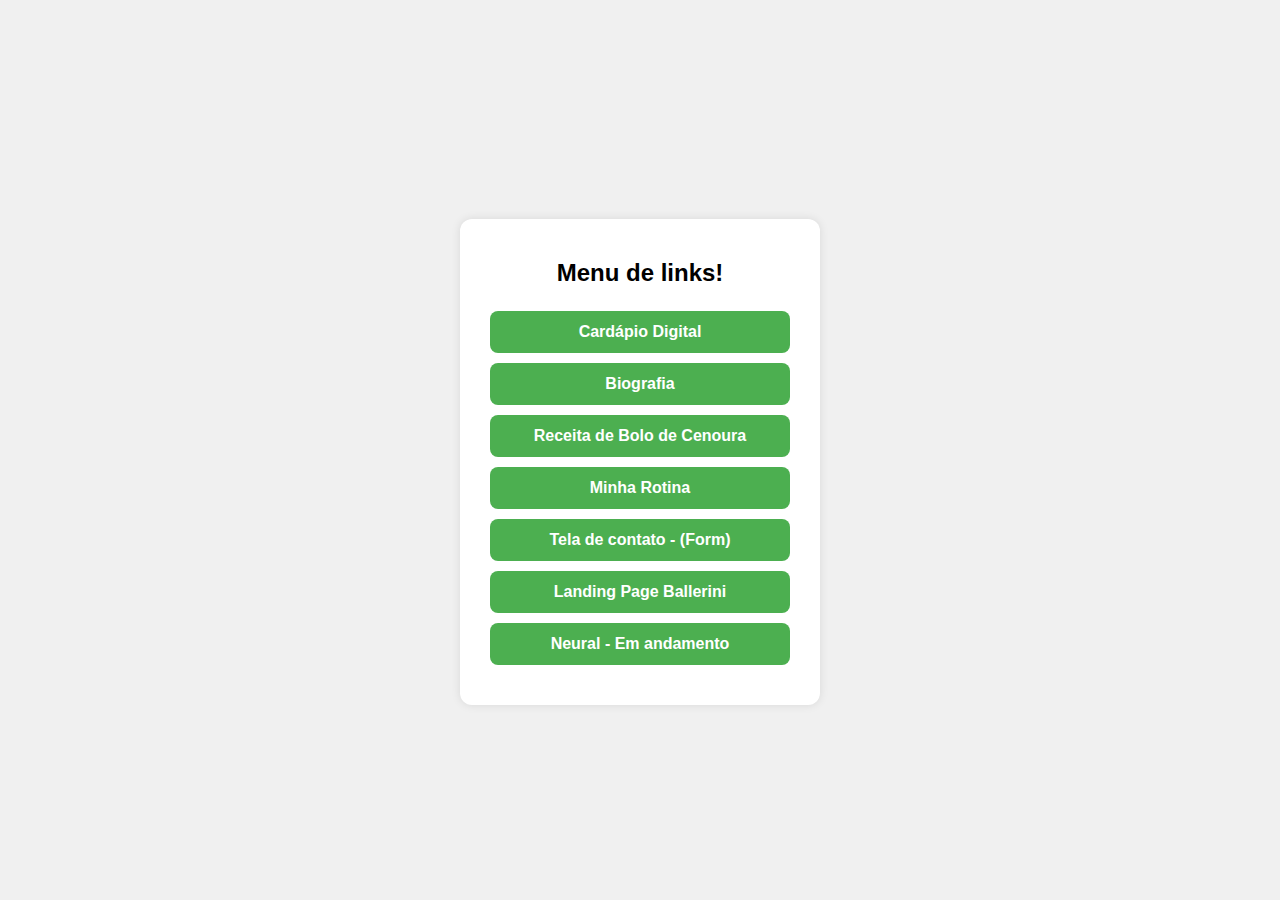
<file: index.html>
<!DOCTYPE html>
<html lang="pt-br">
  <head>
    <meta charset="UTF-8"/>
    <title>Menu de links</title>
    <link rel="stylesheet" href="css/style.css"/>
  </head>
  <body>
    <section class="container">
      <h1>Menu de links!</h1>
      <section>
          <a href="html/cardapio.html" target="_blank" class="link-btn">Cardápio Digital</a>
          <a href="html/biografia.html" target="_blank" class="link-btn">Biografia</a>
          <a href="html/receita.html" target="_blank" class="link-btn">Receita de Bolo de Cenoura</a>
          <a href="html/tabela.html" target="_blank" class="link-btn">Minha Rotina</a>
          <a href="html/contato.html" target="_blank" class="link-btn">Tela de contato - (Form)</a>
          <a href="html/ballerini.html" target="_blank" class="link-btn">Landing Page Ballerini</a>
          <a href="html/neural.html" target="_blank" class="link-btn">Neural - Em andamento</a>
      </section>
    </section>
  </body>
</html>
</file>
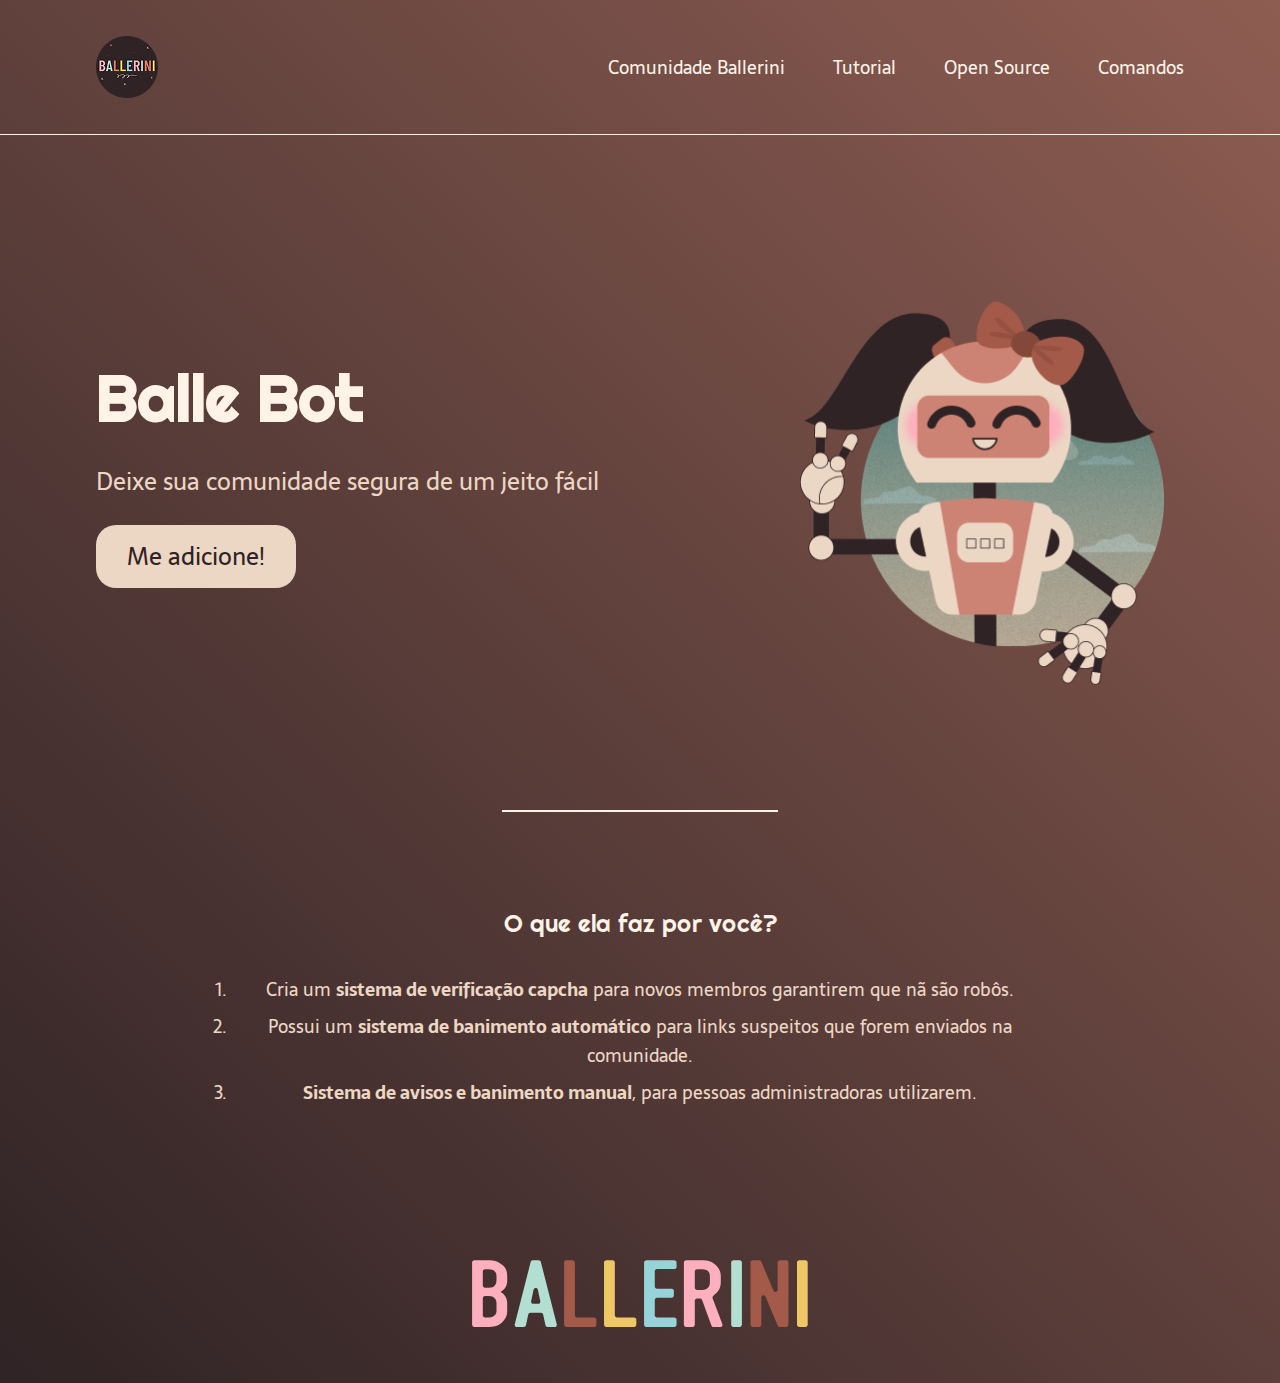
<file: html/ballerini.html>
<!DOCTYPE html>
<html lang="pt-br">
  <head>
    <meta charset="UTF-8" />
    <meta name="viewport" content="width=device-width, initial-scale=1.0" />
    <meta
    name="description"
    content="Um bot que irá ajudar você a moderar a sua comunidade do Discord."
    />
    <link rel="stylesheet" href="../css/ballerini.css" />
    <script src="../js/scriptNavbar.js" defer></script>
    <title>Balle Bot - Modere a sua comunidade do Discord</title>
  </head>
  <body>
    <header>
      <img src="../images/logoBallerini.png" alt="Logo Rafa Ballerini" />
      <div onclick="abrirNavbar()" class="mobileMenu">
        <div class="line1"></div>
        <div class="line2"></div>
        <div class="line3"></div>
      </div>
      <nav>
        <ul class="menu">
          <li><a href="#">Comunidade Ballerini</a></li>
          <li><a href="#">Tutorial</a></li>
          <li><a href="#">Open Source</a></li>
          <li><a href="#">Comandos</a></li>
        </ul>
      </nav>
    </header>
    <main>
      <div class="home">
        <section class="homeText">
          <h1>Balle Bot</h1>
          <p>Deixe sua comunidade segura de um jeito fácil</p>
          <a href="#">Me adicione!</a>
        </section>
        <div>
          <img src="../images/homeBallerini.png" alt="Imagem do Balle Bot" />
        </div>
      </div>
      <hr />
      <section class="sobre">
        <h2>O que ela faz por você?</h2>
        <ol>
          <li>
            Cria um <strong>sistema de verificação capcha</strong> para novos
            membros garantirem que nã são robôs.
          </li>
          <li>
            Possui um <strong>sistema de banimento automático</strong> para
            links suspeitos que forem enviados na comunidade.
          </li>
          <li>
            <strong>Sistema de avisos e banimento manual</strong>, para pessoas
            administradoras utilizarem.
          </li>
        </ol>
      </section>
    </main>
    <footer>
      <img src="../assets/BALLERINI.svg" alt="Logo Rafa Ballerini" />
    </footer>
  </body>
</html>
</file>
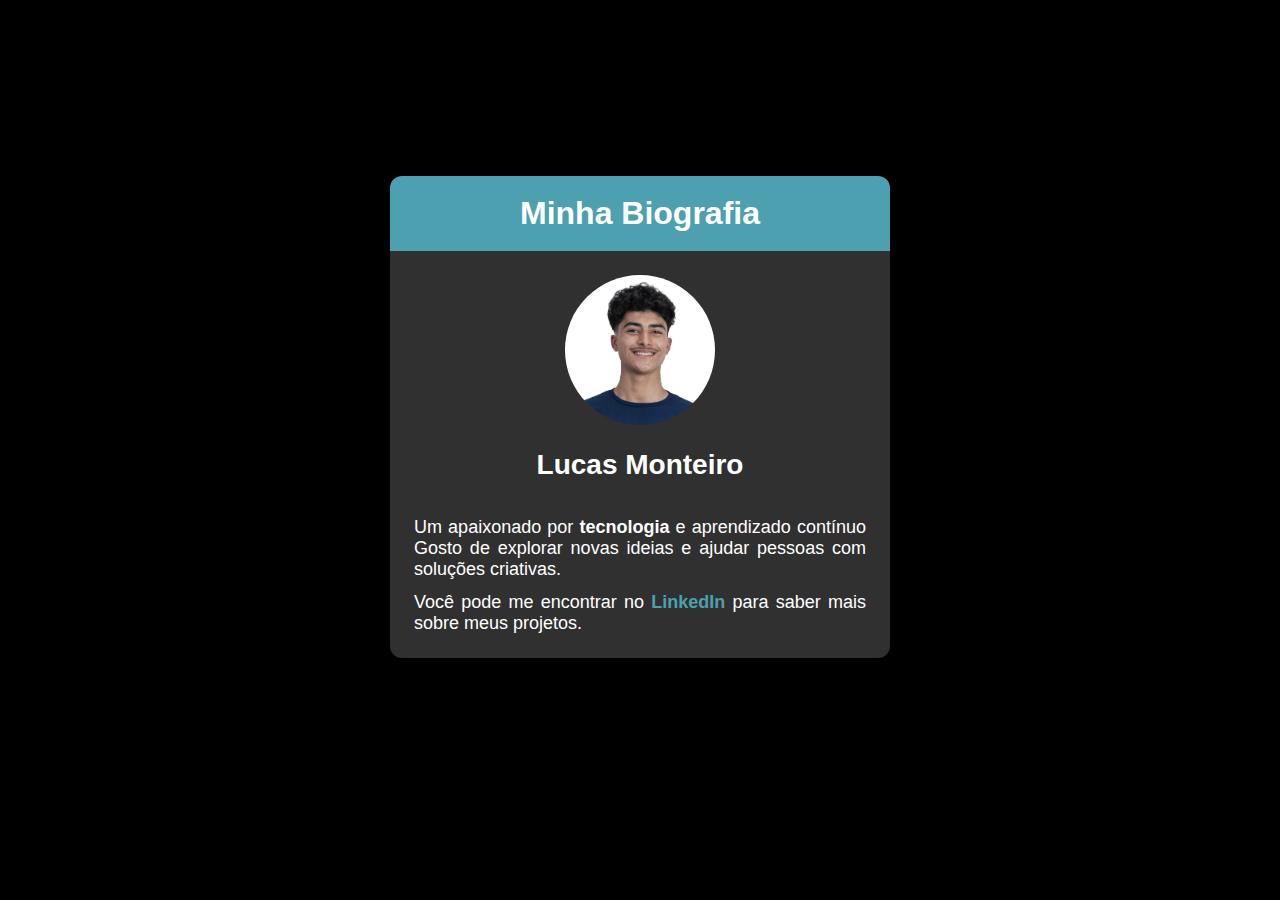
<file: html/biografia.html>
<!DOCTYPE html>
<html lang="pt-br">
  <head>
    <meta charset="UTF-8" />
    <meta name="viewport" content="width=device-width, initial-scale=1.0" />
    <title>Minha Biografia</title>
    <link rel="stylesheet" href="../css/biografia.css" />
  </head>
  <body>
    <header>
      <h1>Minha Biografia</h1>
    </header>
    <main>
      <img src="../images/foto de perfil.jpg" alt="Foto de perfil" />
      <p class="nome">Lucas Monteiro</p>
      <section>
          <p>Um apaixonado por <strong>tecnologia</strong> e aprendizado contínuo Gosto de explorar novas ideias e ajudar pessoas com soluções criativas.</p>
          <p>Você pode me encontrar no <a href="https://www.linkedin.com/in/lucas-monteiro-331149270/" target="_blank">LinkedIn</a> para saber mais sobre meus projetos.</p>
      </section>
    </main>
    <footer>
      <p>Criado por Lucas</p>
    </footer>
  </body>
</html>
</file>
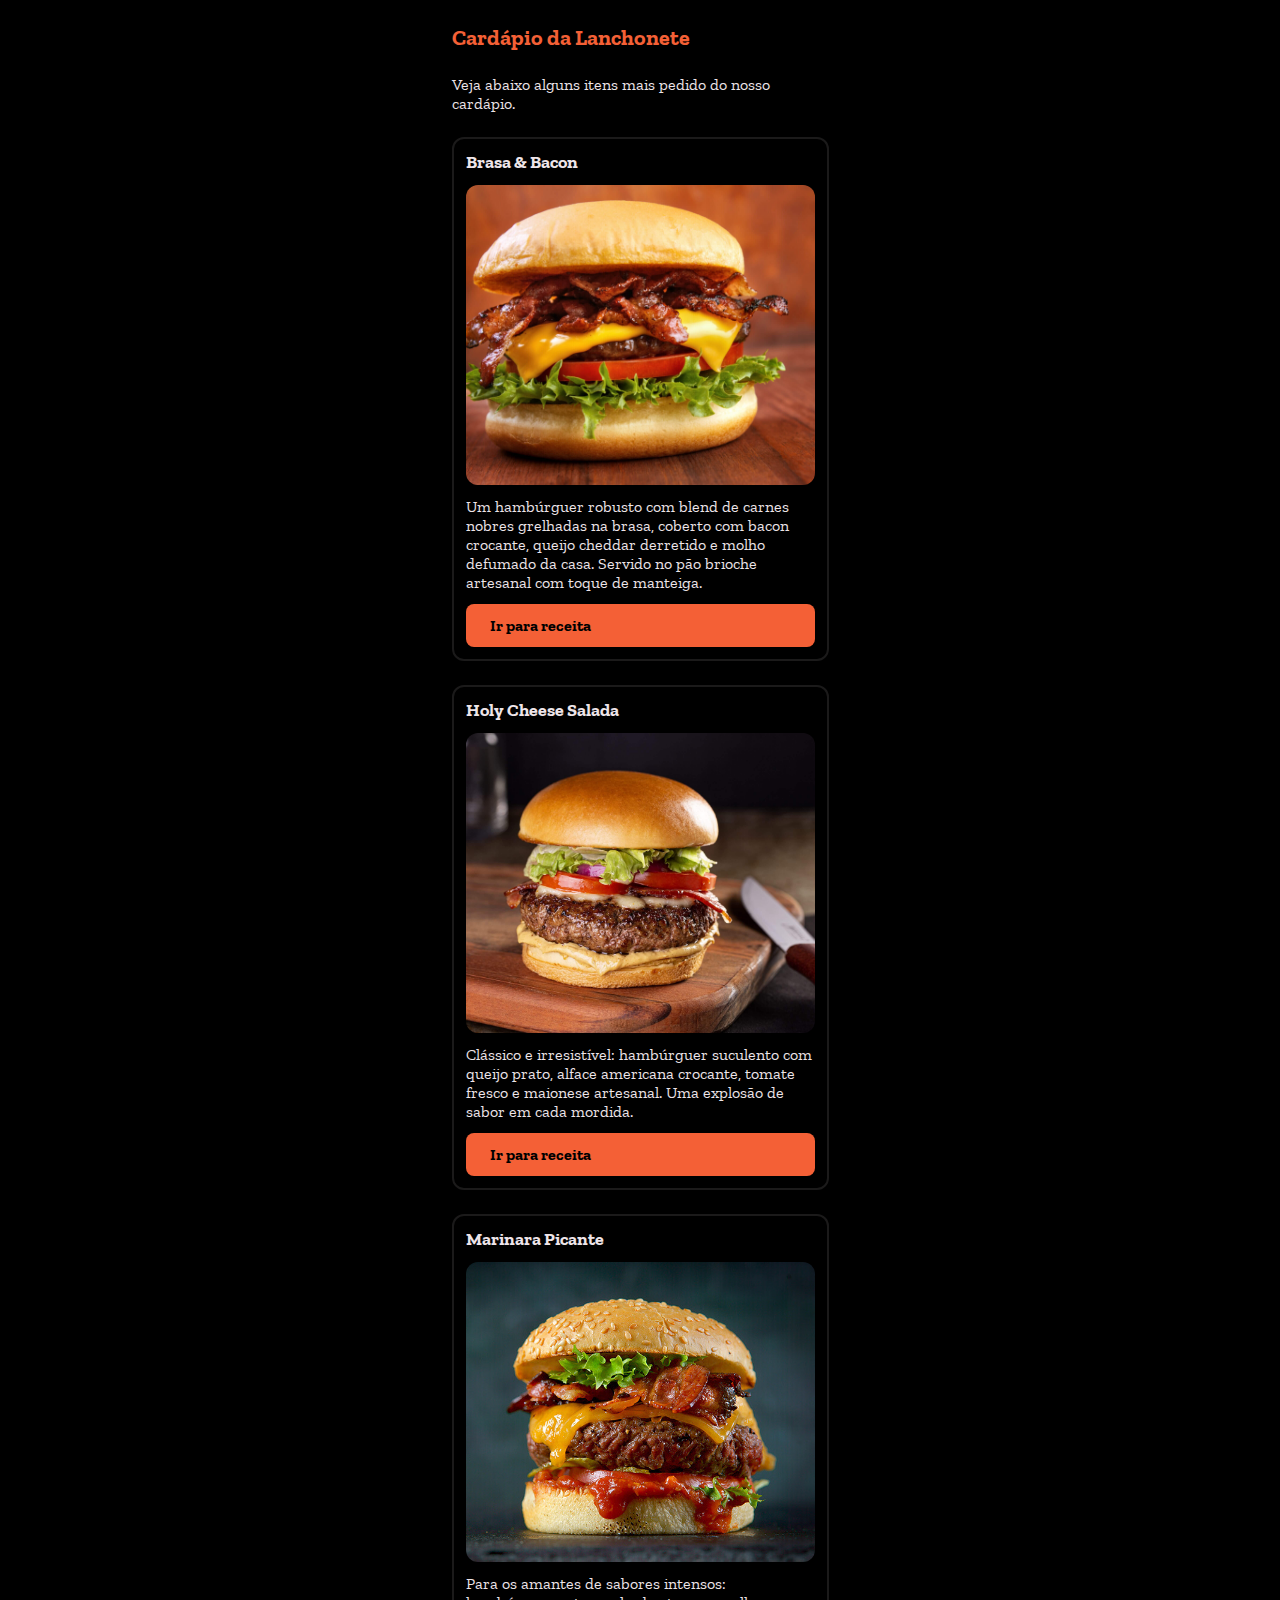
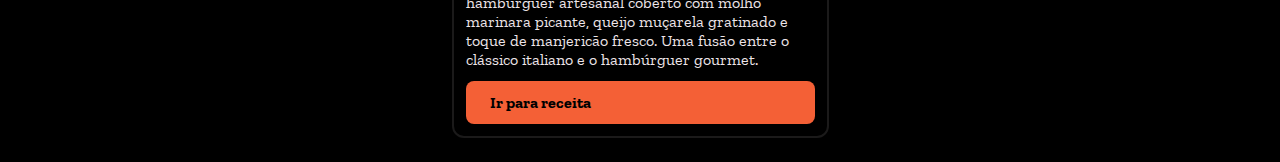
<file: html/cardapio.html>
<!DOCTYPE html>
<html lang="pt-br">
<head>
    <meta charset="UTF-8">
    <meta name="viewport" content="width=device-width, initial-scale=1.0">
    <link rel="stylesheet" href="../css/cardapio.css"">
    <title>Cardápio Digital</title>
</head>
<body>
    <main>
        <h1>Cardápio da Lanchonete</h1>
        <p>Veja abaixo alguns itens mais pedido do nosso cardápio.</p>
        <ul>
            <li>
                <h2>Brasa & Bacon</h2>
                <section class="imagem1"></section>
                <p>Um hambúrguer robusto com blend de carnes nobres grelhadas na brasa, coberto com bacon crocante, queijo cheddar derretido e molho defumado da casa. Servido no pão brioche artesanal com toque de manteiga.</p>
                <a href="https://supermercadosrondon.com.br/guiadecarnes/dicas-e-receitas/?idpost=3&titulo=dicas-para-fazer-hamburguer-artesanal-perfeito" target="_blank">Ir para receita</a>
            </li>
            <li>
                <h2>Holy Cheese Salada</h2>
                <section class="imagem2"></section>
                <p>Clássico e irresistível: hambúrguer suculento com queijo prato, alface americana crocante, tomate fresco e maionese artesanal. Uma explosão de sabor em cada mordida.</p>
                <a href="https://www.estadao.com.br/paladar/receita/cheese-salada-do-holy-burger/?srsltid=AfmBOorlSrg3Z9zBGTkMLI7JbeDKM1Oj8AL21XGoaiYiYE9RGeZPJEgg" target="_blank">Ir para receita</a>
            </li>
            <li>
                <h2>Marinara Picante</h2>
                <section class="imagem3"></section>
                <p>Para os amantes de sabores intensos: hambúrguer artesanal coberto com molho marinara picante, queijo muçarela gratinado e toque de manjericão fresco. Uma fusão entre o clássico italiano e o hambúrguer gourmet.</p>
                <a href="https://goldpao.com/site/conteudo/181-hamburguer-gourmet-ao-molho-marinara.html" target="_blank">Ir para receita</a>
            </li>
        </ul>
    </main>
</body>
</html>
</file>
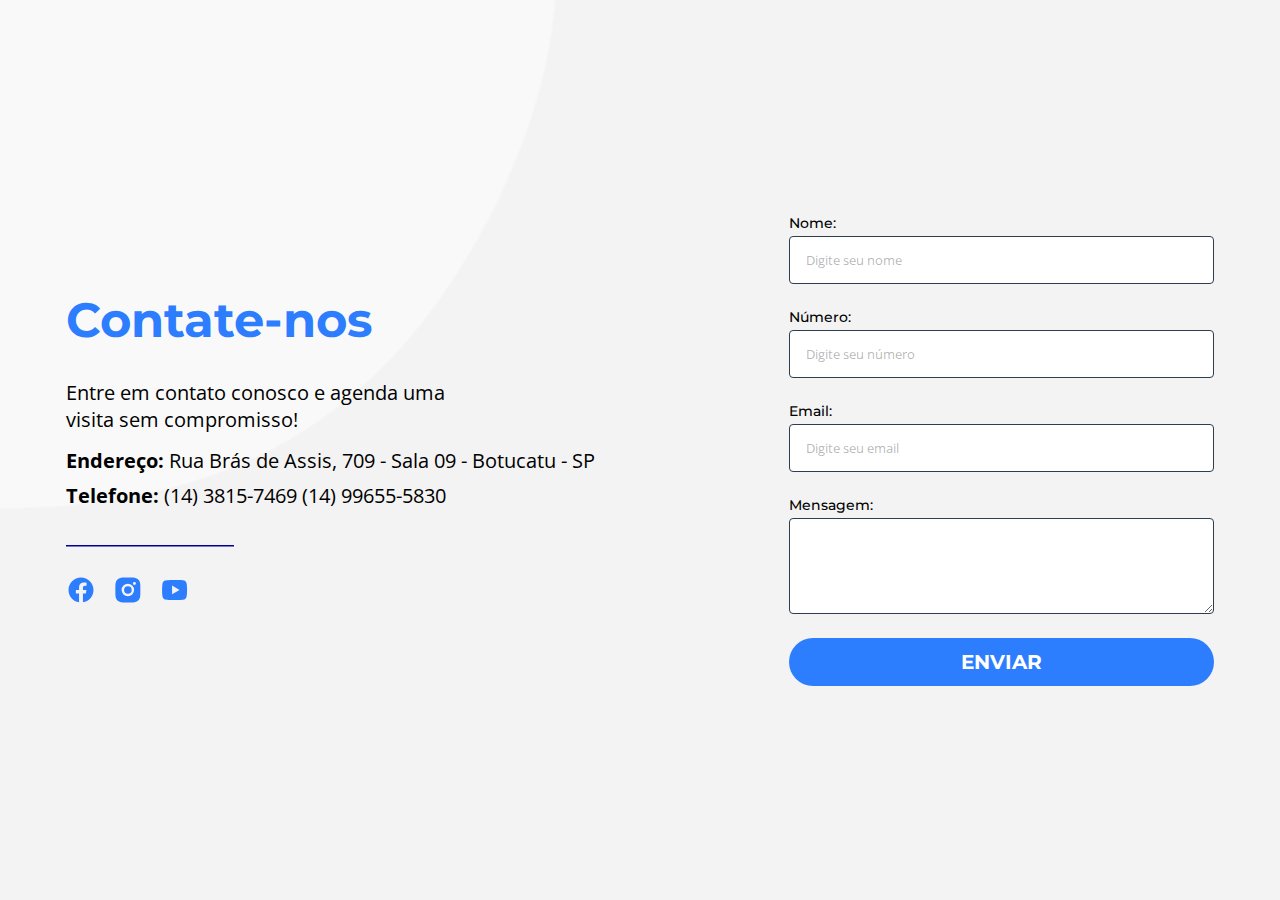
<file: html/contato.html>
<!DOCTYPE html>
<html lang="pt-br">
  <head>
    <meta charset="UTF-8" />
    <meta name="viewport" content="width=device-width, initial-scale=1.0" />
    <link rel="stylesheet" href="../css/contato.css" />
    <title>Tela Contato</title>
  </head>
  <body>
    <main>
      <section class="text">
        <h1>Contate-nos</h1>
        <p>Entre em contato conosco e agenda uma visita sem compromisso!</p>
        <p>
          <strong>Endereço:</strong> Rua Brás de Assis, 709 - Sala 09 - Botucatu
          - SP
        </p>
        <p><strong>Telefone:</strong> (14) 3815-7469 (14) 99655-5830</p>

        <img src="../assets/line.svg" alt="" role="presentation" />
        <div class="icons">
          <a href="https://www.linkedin.com/in/lucas-monteiro-331149270/" target="_blank" aria-label="Link do linkedin">
            <img
              src="../assets/facebook.svg"
              alt="icone facebook"
              loading="lazy"
            />
          </a>
          <a
            href="https://www.instagram.com/odevlucass/"
            target="_blank"
            aria-label="Link para o instagram"
            ><img
              src="../assets/instagram.svg"
              alt="icone instagram"
              loading="lazy"
          /></a>
          <a
            href="https://www.youtube.com/channel/UChxozrhGuuf3FQsXNVZxFBw"
            target="_blank"
            aria-label="Link do youtube"
            ><img
              src="../assets/youtube.svg"
              alt="icone youtube"
              loading="lazy"
          /></a>
        </div>
      </section>
      <form action="#">
        <label for="nome">Nome:</label>
        <input
          type="text"
          id="nome"
          name="nome"
          placeholder="Digite seu nome"
        />
        <label for="numero">Número:</label>
        <input
          type="tel"
          name="numero"
          id="numero"
          placeholder="Digite seu número"
        />
        <label for="email">Email:</label>
        <input
          type="email"
          name="email"
          id="email"
          placeholder="Digite seu email"
        />
        <label for="mensagem">Mensagem:</label>
        <textarea name="mensagem" id="mensagem"></textarea>
        <button type="submit" name="submit">Enviar</button>
      </form>
    </main>
  </body>
</html>
</file>
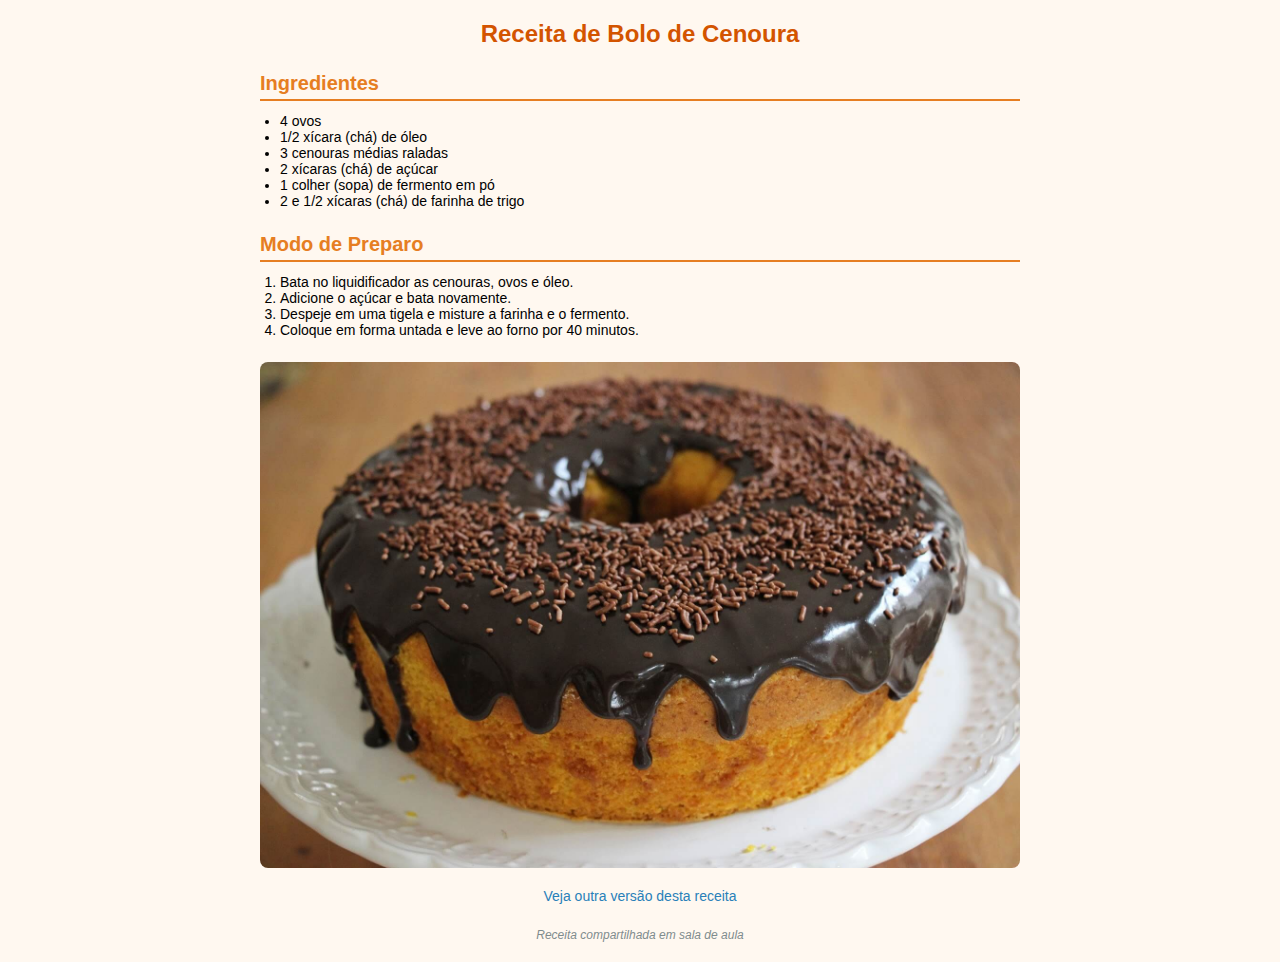
<file: html/receita.html>
<!DOCTYPE html>
<html lang="pt-br">
  <head>
    <meta charset="UTF-8" />
    <meta name="viewport" content="width=device-width, initial-scale=1.0" />
    <link rel="stylesheet" href="../css/receitas.css" />
    <title>Receita - Bolo de Cenoura</title>
  </head>
  <body>
    <header>
      <h1>Receita de Bolo de Cenoura</h1>
    </header>
    <main>
      <section>
        <h2>Ingredientes</h2>
        <ul>
          <li>4 ovos</li>
          <li>1/2 xícara (chá) de óleo</li>
          <li>3 cenouras médias raladas</li>
          <li>2 xícaras (chá) de açúcar</li>
          <li>1 colher (sopa) de fermento em pó</li>
          <li>2 e 1/2 xícaras (chá) de farinha de trigo</li>
        </ul>
      </section>
      <section>
        <h2>Modo de Preparo</h2>
        <ol>
          <li>Bata no liquidificador as cenouras, ovos e óleo.</li>
          <li>Adicione o açúcar e bata novamente.</li>
          <li>Despeje em uma tigela e misture a farinha e o fermento.</li>
          <li>Coloque em forma untada e leve ao forno por 40 minutos.</li>
        </ol>
      </section>
      <img src="../images/receitas.jpg" alt="Bolo de cenoura pronto" />
      <a href="https://www.tudogostoso.com.br/receita/23-bolo-de-cenoura.html" target="_blank">Veja outra versão desta receita</a>
    </main>
    <footer>
      <p>Receita compartilhada em sala de aula</p>
    </footer>
  </body>
</html>
</file>
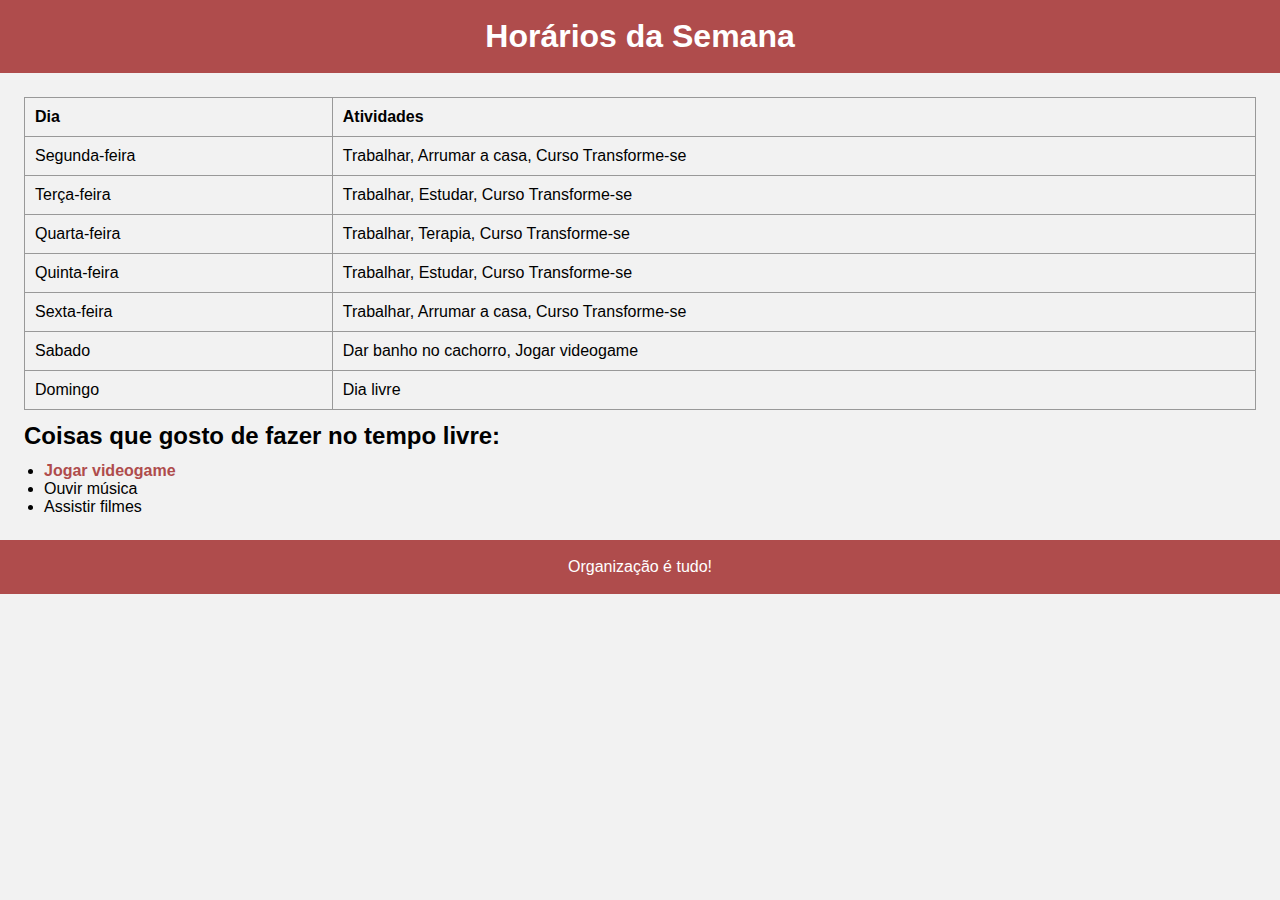
<file: html/tabela.html>
<!DOCTYPE html>
<html lang="pt-BR">
<head>
  <meta charset="UTF-8">
  <title>Minha Rotina</title>
  <link rel="stylesheet" href="../css/tabela.css">
</head>
<body>
  <header>
    <h1>Horários da Semana</h1>
  </header>
  <main>
    <table>
      <thead>
        <tr>
          <th>Dia</th>
          <th>Atividades</th>
        </tr>
      </thead>
      <tbody>
        <tr>
          <td>Segunda-feira</td>
          <td>Trabalhar, Arrumar a casa, Curso Transforme-se</td>
        </tr>
        <tr>
          <td>Terça-feira</td>
          <td>Trabalhar, Estudar, Curso Transforme-se</td>
        </tr>
        <tr>
          <td>Quarta-feira</td>
          <td>Trabalhar, Terapia, Curso Transforme-se</td>
        </tr>
        <tr>
          <td>Quinta-feira</td>
          <td>Trabalhar, Estudar, Curso Transforme-se</td>
        </tr>
        <tr>
          <td>Sexta-feira</td>
          <td>Trabalhar, Arrumar a casa, Curso Transforme-se</td>
        </tr>
        <tr>
          <td>Sabado</td>
          <td>Dar banho no cachorro, Jogar videogame</td>
        </tr>
        <tr>
          <td>Domingo</td>
          <td>Dia livre</td>
        </tr>
      </tbody>
    </table>
    <h2>Coisas que gosto de fazer no tempo livre:</h2>
    <ul>
      <li><strong>Jogar videogame</strong></li>
      <li>Ouvir música</li>
      <li>Assistir filmes</li>
    </ul>
  </main>
  <footer>
    <p>Organização é tudo!</p>
  </footer>
</body>
</html>
</file>
<file: css/style.css>
body {
  margin: 0;
  font-family: 'Segoe UI', sans-serif;
  background-color: #f0f0f0;
  display: flex;
  justify-content: center;
  align-items: center;
  height: 100vh;
}

.container { 
  text-align: center;
  padding: 30px;
  background-color: white;
  border-radius: 12px;
  box-shadow: 0 0 10px rgba(0,0,0,0.1);
  width: 300px;
}

img {
  width: 100px;
  border-radius: 50%;
  margin-bottom: 15px;
}

h1 {
    font-size: 24px;
    font-weight: 600;
  margin: 10px 0;
}

section {
  margin-top: 24px;
}

.link-btn {
  display: block;
  margin: 10px 0;
  padding: 12px;
  background-color: #4CAF50;
  color: white;
  text-decoration: none;
  border-radius: 8px;
  font-weight: bold;
  transition: background-color 0.3s ease;
}

.link-btn:hover {
  background-color: #388E3C;
}
</file>
<file: css/ballerini.css>
@import url("https://fonts.googleapis.com/css2?family=Righteous&family=Sarala:wght@400;700&display=swap");

* {
  margin: 0;
  padding: 0;
  box-sizing: border-box;
}

body {
  background: linear-gradient(
    45deg,
    rgba(47, 35, 37, 1) 0%,
    rgba(142, 93, 82, 1) 100%
  );
}

header {
  display: flex;
  justify-content: space-between;
  align-items: center;
  padding: 0 96px;
  height: 15dvh;
  border-bottom: 0.4px solid #fff2e7;
}

ul {
  display: flex;
  gap: 48px;
  padding-left: 0;
  list-style: none;
}

li a {
  color: #fff2e7;
  font-family: "Sarala", sans-serif;
  font-size: 18px;
  font-weight: 500;
  text-decoration: none;
  cursor: pointer;
  transition: text-decoration 0.4s ease, color 0.4s ease;
  border-bottom: none;
}

nav a:hover {
  color: #e6b89c;
}

.mobileMenu {
  display: none;
}

.mobileMenu div {
  width: 32px;
  height: 2px;
  background: #fff2e7;
  margin: 8px;
}

.home {
  display: flex;
  justify-content: space-between;
  align-items: center;
  padding: 0 96px;
}

.homeText {
  display: flex;
  flex-direction: column;
  justify-content: center;
  gap: 24px;
  height: 75dvh;
}

h1 {
  color: #fff2e7;
  font-family: "Righteous", sans-serif;
  font-size: 64px;
}

.homeText p {
  color: #ecd6c4;
  font-family: "Sarala", sans-serif;
  font-size: 24px;
}

.homeText a {
  display: flex;
  justify-content: center;
  align-items: center;
  background: #ecd6c4;
  color: #2f2325;
  text-decoration: none;
  padding: 12px 24px;
  font-family: "Sarala", sans-serif;
  font-size: 24px;
  border-radius: 20px;
  width: 200px;
  cursor: pointer;
  transition: background 0.4s ease;
}

.homeText a:hover {
  background: #e6b89c;
}

.home div img {
  width: 394px;
}

hr {
  border: 0.4px solid #fff2e7;
  width: 276px;
  margin: auto;
}

.sobre {
  display: flex;
  flex-direction: column;
  align-items: center;
  gap: 36px;
  padding: 96px;
  text-align: center;
  color: #fff2e7;
}

.sobre h2 {
  font-family: "Righteous", sans-serif;
  font-size: 24px;
  font-weight: 400;
}

.sobre ol {
  display: flex;
  flex-direction: column;
  gap: 8px;
  width: 75%;
  color: #ecd6c4;
  font-family: "Sarala", sans-serif;
  font-size: 18px;
  font-weight: 400;
}

strong {
  font-weight: 800;
}

footer {
  display: flex;
  justify-content: center;
  align-items: center;
  height: 20dvh;
}

@media (min-width: 320px) and (max-width: 425px) {
  body {
    overflow-x: hidden;
  }

  header,
  .home {
    padding: 0 24px;
  }

  .home div img,
  footer img {
    width: 250px;
  }

  .home,
  footer {
    flex-direction: column;
  }

  hr {
    margin-top: 48px;
  }

  ul {
    position: absolute;
    top: 15dvh;
    right: 0;
    width: 50dvw;
    height: 70dvh;
    flex-direction: column;
    align-items: center;
    justify-content: space-around;
    transform: translateX(100%);
    background: linear-gradient(
      45deg,
      rgba(47, 35, 37, 1) 0%,
      rgba(142, 93, 82, 1) 100%
    );
    transition: transform 0.4s ease;
  }

  ul.aberto {
    transform: translateX(0);
    overflow: hidden;
  }

  ul li {
    margin-left: 0;
  }

  li a {
    font-size: 12px;
  }

  .mobileMenu {
    display: block;
    position: absolute;
    right: 10px;
    cursor: pointer;
  }

  .sobre {
    padding: 48px 24px;
  }

  h2 {
    font-size: 20px;
  }

  ol li {
    font-size: 14px;
  }
}
</file>
<file: css/biografia.css>
* {
  margin: 0;
  padding: 0;
  box-sizing: border-box;
}

body {
  display: flex;
  flex-direction: column;
  align-items: center;
  justify-content: center;
  height: 100dvh;
  font-family: Arial, sans-serif;
  background-color: #000000;
}

header,
main,
footer {
  width: 500px;
}

header {
  display: flex;
  justify-content: center;
  align-items: center;
  height: 75px;
  background-color: #4ca0af;
  color: #ffffff;
  border-radius: 12px 12px 0 0;
}

main {
  display: flex;
  flex-direction: column;
  gap: 24px;
  padding: 24px;
  align-items: center;
  background-color: #303030;
  border-radius: 0 0 12px 12px;
}

img {
  width: 150px;
  border-radius: 50%;
}

.nome {
  color: #ffffff;
  font-size: 28px;
  font-weight: 700;
}

section {
  display: flex;
  flex-direction: column;
  gap: 12px;
  margin-top: 12px;
}

section p {
  color: #ffffff;
  font-size: 18px;
  text-align: justify;
}

a {
  color: #4ca0af;
  text-decoration: none;
  font-weight: bold;
  transition: color 0.3s ease;
}

a:hover {
  color: #5dc4d7;
  text-decoration: underline;
}

footer {
  display: block;
  margin-top: 48px;
  text-align: center;
  font-weight: 700;
}

@media (min-width: 320px) and (max-width: 425px) {
  header,
  main,
  footer {
    width: 300px;
  }

  header {
    height: 50px;
  }

  h1 {
    font-size: 24px;
  }

  .nome {
    font-size: 20px;
  }

  section p {
    font-size: 14px;
    text-align: justify;
  }

  footer {
    margin-top: 24px;
  }
}

@media (min-width: 426px) and (max-width: 768px) {
  header,
main,
footer {
  width: 350px;
}
}
</file>
<file: css/cardapio.css>
@import url("https://fonts.googleapis.com/css2?family=Zilla+Slab:ital,wght@0,300;0,400;0,500;0,600;0,700;1,300;1,400;1,500;1,600;1,700&display=swap");

* {
  margin: 0;
  padding: 0;
  box-sizing: border-box;
}

body {
  display: flex;
  justify-content: center;
  align-items: center;
  max-width: 425px;
  height: 100%;
  background: #000000;
}

main {
  display: flex;
  flex-direction: column;
  gap: 24px;
  max-width: 425px;
  margin: 24px 0;
  padding: 0 24px;
  border-radius: 24px;
}

h1 {
  font-family: "Zilla Slab", serif;
  font-size: 22px;
  font-weight: 700;
  color: #f46036;
}

main p {
  font-family: "Zilla Slab", serif;
  font-size: 16px;
  color: #eee5e9;
}

ul {
  display: flex;
  flex-direction: column;
  gap: 24px;
}

li {
  display: flex;
  flex-direction: column;
  gap: 12px;
  padding: 12px;
  border-radius: 12px;
  list-style: none;
  transition: background 0.3s ease;
  border: 2px solid #1b1a1a;
}

li:hover {
  background: #1b1a1a;
}

h2 {
  font-family: "Zilla Slab", serif;
  font-size: 18px;
  font-weight: 700;
  color: #eee5e9;
}

.imagem1 {
  background: url(../images/brasaBacon.jpg) center no-repeat;
}

.imagem2 {
  background: url(../images/cheeseSalada.jpg) center no-repeat;
}

.imagem3 {
  background: url(../images/marinaraPicante.jpg) center no-repeat;
}

.imagem1,
.imagem2,
.imagem3 {
  width: 100%;
  height: 150px;
  border-radius: 12px;
  background-size: cover;
}

a {
  display: flex;
  padding: 12px 24px;
  border-radius: 8px;
  text-decoration: none;
  cursor: pointer;
  font-family: "Zilla Slab", serif;
  font-weight: 700;
  color: #000000;
  background: #f46036;
  transition: color 0.3s ease, background 0.3s ease;
}

a:hover {
  color: #f46036;
  background: none;
  border: 2px solid #f46036;
}

@media (min-width: 320px) and (max-width: 375px) {
  .imagem1,
  .imagem2,
  .imagem3 {
    height: 172px;
  }
}

/*@media (min-width: 320px) and (max-width: 375px) and (orientation: landscape){
    body {
        max-width: 555px;
    }

    main {
        max-width: 555px;
    }
}*/

@media (min-width: 376px) and (max-width: 425px) {
  h1 {
    font-size: 24px;
  }

  main p {
    font-size: 18px;
  }

  h2 {
    font-size: 20px;
  }

  li {
    gap: 24px;
    padding: 24px;
  }
  .imagem1,
  .imagem2,
  .imagem3 {
    height: 197px;
  }

  a {
    font-size: 18px;
  }
}

@media (min-width: 426px) and (max-width: 597px) {
  body {
    max-width: 597px;
  }

  main {
    max-width: 597px;
    gap: 32px;
  }

  h1 {
    font-size: 32px;
  }

  main p {
    font-size: 26px;
  }

  h2 {
    font-size: 28px;
  }

  li {
    gap: 24px;
    padding: 24px;
  }
  .imagem1,
  .imagem2,
  .imagem3 {
    height: 300px;
  }

  a {
    font-size: 26px;
  }
}

@media (min-width: 598px) and (max-width: 768px) {
  body {
    max-width: 768px;
  }

  main {
    max-width: 768px;
    gap: 32px;
    margin: 48px 0;
    padding: 0 48px;
  }

  h1 {
    font-size: 40px;
  }

  main p {
    font-size: 34px;
  }

  h2 {
    font-size: 36px;
  }

  li {
    gap: 48px;
    padding: 48px;
  }
  .imagem1,
  .imagem2,
  .imagem3 {
    height: 400px;
  }

  a {
    font-size: 34px;
  }
}

@media (min-width: 769px) and (max-width: 1024px) {
  body {
    max-width: 1024px;
  }

  main {
    max-width: 1024px;
    gap: 48px;
    margin: 48px 0;
    padding: 0 48px;
  }

  h1 {
    font-size: 44px;
  }

  main p {
    font-size: 38px;
  }

  h2 {
    font-size: 40px;
  }

  li {
    gap: 48px;
    padding: 48px;
  }
  .imagem1,
  .imagem2,
  .imagem3 {
    height: 500px;
  }

  a {
    font-size: 38px;
  }
}

@media (min-width: 1025px) and (max-width: 1440px) {
    body {
    max-width: 1440px;
  }

  .imagem1,
  .imagem2,
  .imagem3 {
    height: 300px;
  }
}

@media (min-width: 2560px) {
    body {
    max-width: 2560px;
  }
}
</file>
<file: css/contato.css>
@import url("https://fonts.googleapis.com/css2?family=Montserrat:ital,wght@0,100..900;1,100..900&family=Open+Sans:ital,wght@0,300..800;1,300..800&display=swap");

* {
  margin: 0;
  padding: 0;
  box-sizing: border-box;
}

body {
  display: flex;
  justify-content: center;
  align-items: center;
  width: 100dvw;
  min-height: 100dvh;
  background: url(../images/background.png) no-repeat fixed;
  background-size: cover;
}

main {
  display: flex;
  justify-content: space-around;
  align-items: center;
  gap: 48px;
  padding: 24px;
  width: 100%;
  height: 100%;
}

.text {
  max-width: 592px;
}

h1 {
  margin-bottom: 30px;
  font-family: "Montserrat", sans-serif;
  font-size: 48px;
  font-weight: 700;
  color: #2d7dff;
}

p {
  font-family: "Open Sans", sans-serif;
  font-size: 20px;
  color: #000000;
}

p:nth-of-type(1) {
  width: 65%;
  margin-bottom: 14px;
}

p:nth-of-type(2) {
  margin-bottom: 8px;
}

p:nth-of-type(3) {
  margin-bottom: 24px;
}

.icons {
  display: flex;
  gap: 16px;
  margin-top: 24px;
}

form {
  display: flex;
  flex-direction: column;
  width: 100%;
  max-width: 425px;
}

label {
  font-family: "Montserrat", sans-serif;
  font-size: 14px;
  font-weight: 500;
  color: #000000;
  margin-bottom: 4px;
}

input {
  margin-bottom: 24px;
  padding-left: 16px;
  height: 48px;
  border: 1px solid #2c3e50;
  border-radius: 4px;
  color: #000000;
  font-family: "Open Sans", sans-serif;
}

input::placeholder {
  color: #0000004d;
}

textarea {
  margin-bottom: 24px;
  height: 96px;
  border: 1px solid #2c3e50;
  border-radius: 4px;
}

button {
  display: flex;
  justify-content: center;
  align-items: center;
  height: 48px;
  font-family: "Montserrat", sans-serif;
  text-transform: uppercase;
  font-size: 20px;
  font-weight: 700;
  color: #ffffff;
  cursor: pointer;
  background: #2d7dff;
  border: none;
  border-radius: 100px;
  transition: background 0.3s ease;
}

button:hover {
  background: #1b5ed1;
}

@media (max-width: 768px) {
  main {
    flex-direction: column;
    gap: 24px;
    padding: 16px;
  }

  h1 {
    margin-top: 14px;
    margin-bottom: 24px;
    font-size: 32px;
    text-align: center;
  }

  p {
    font-size: 16px;
  }

  .text {
    max-width: 100%;
  }

  p:nth-of-type(1) {
    width: 100%;
  }

  form {
    width: 100%;
  }

  input,
  textarea {
    width: 100%;
  }
}
</file>
<file: css/receitas.css>
* {
  margin: 0;
  padding: 0;
  box-sizing: border-box;
}

body {
    margin: 20px;
  font-family: Arial, sans-serif;
  background-color: #fff8f0;
}

header,
main,
footer {
  max-width: 800px;
  margin: auto;
  padding: 0 20px;
}

header, main {
    margin-bottom: 24px;
}

header h1 {
  text-align: center;
  font-size: 24px;
  color: #d35400;
}

section {
    display: flex;
    flex-direction: column;
    gap: 12px;
  margin-bottom: 24px;
}

h2 {
    padding-bottom: 4px;
    font-size: 20px;
  color: #e67e22;
  border-bottom: 2px solid #e67e22;
}

ul,
ol {
  padding-left: 20px;
  font-size: 14px;
}

img {
  display: block;
  max-width: 100%;
  height: auto;
  margin: 20px auto;
  border-radius: 8px;
}

a {
    display: block;
    margin-top: 12px;
  text-align: center;
  font-size: 14px;
  color: #2980b9;
  text-decoration: none;
  transition: color 0.3s ease;
}

a:hover {
    color: rgb(24, 77, 112);
}

footer {
  text-align: center;
  font-size: 12px;
  font-style: italic;
  color: #7f8c8d;
}

@media (max-width: 600px) {
  body {
    margin: 10px;
  }

  header h1 {
    font-size: 20px;
  }

  h2 {
    font-size: 16px;
  }

  ul,
  ol,
  a,
  footer {
    font-size: 12px;
  }

  img {
    margin: 14px auto;
  }
}
</file>
<file: css/tabela.css>
* {
  margin: 0;
  padding: 0;
  box-sizing: border-box;
}

body {
  height: 100dvh;
  font-family: Arial, sans-serif;
  background-color: #f2f2f2;
}

header,
footer {
  background-color: #af4c4c;
  color: #ffffff;
  text-align: center;
  padding: 18px 0;
}

main {
  display: flex;
  flex-direction: column;
  gap: 12px;
  padding: 24px;
}

table {
  width: 100%;
  border-collapse: collapse;
}

table,
th,
td {
  border: 1px solid #999999;
}

th,
td {
  padding: 10px;
  text-align: left;
}

ul {
  list-style-type: disc;
  padding-left: 20px;
}

strong {
  color: #af4c4c;
}
</file>
